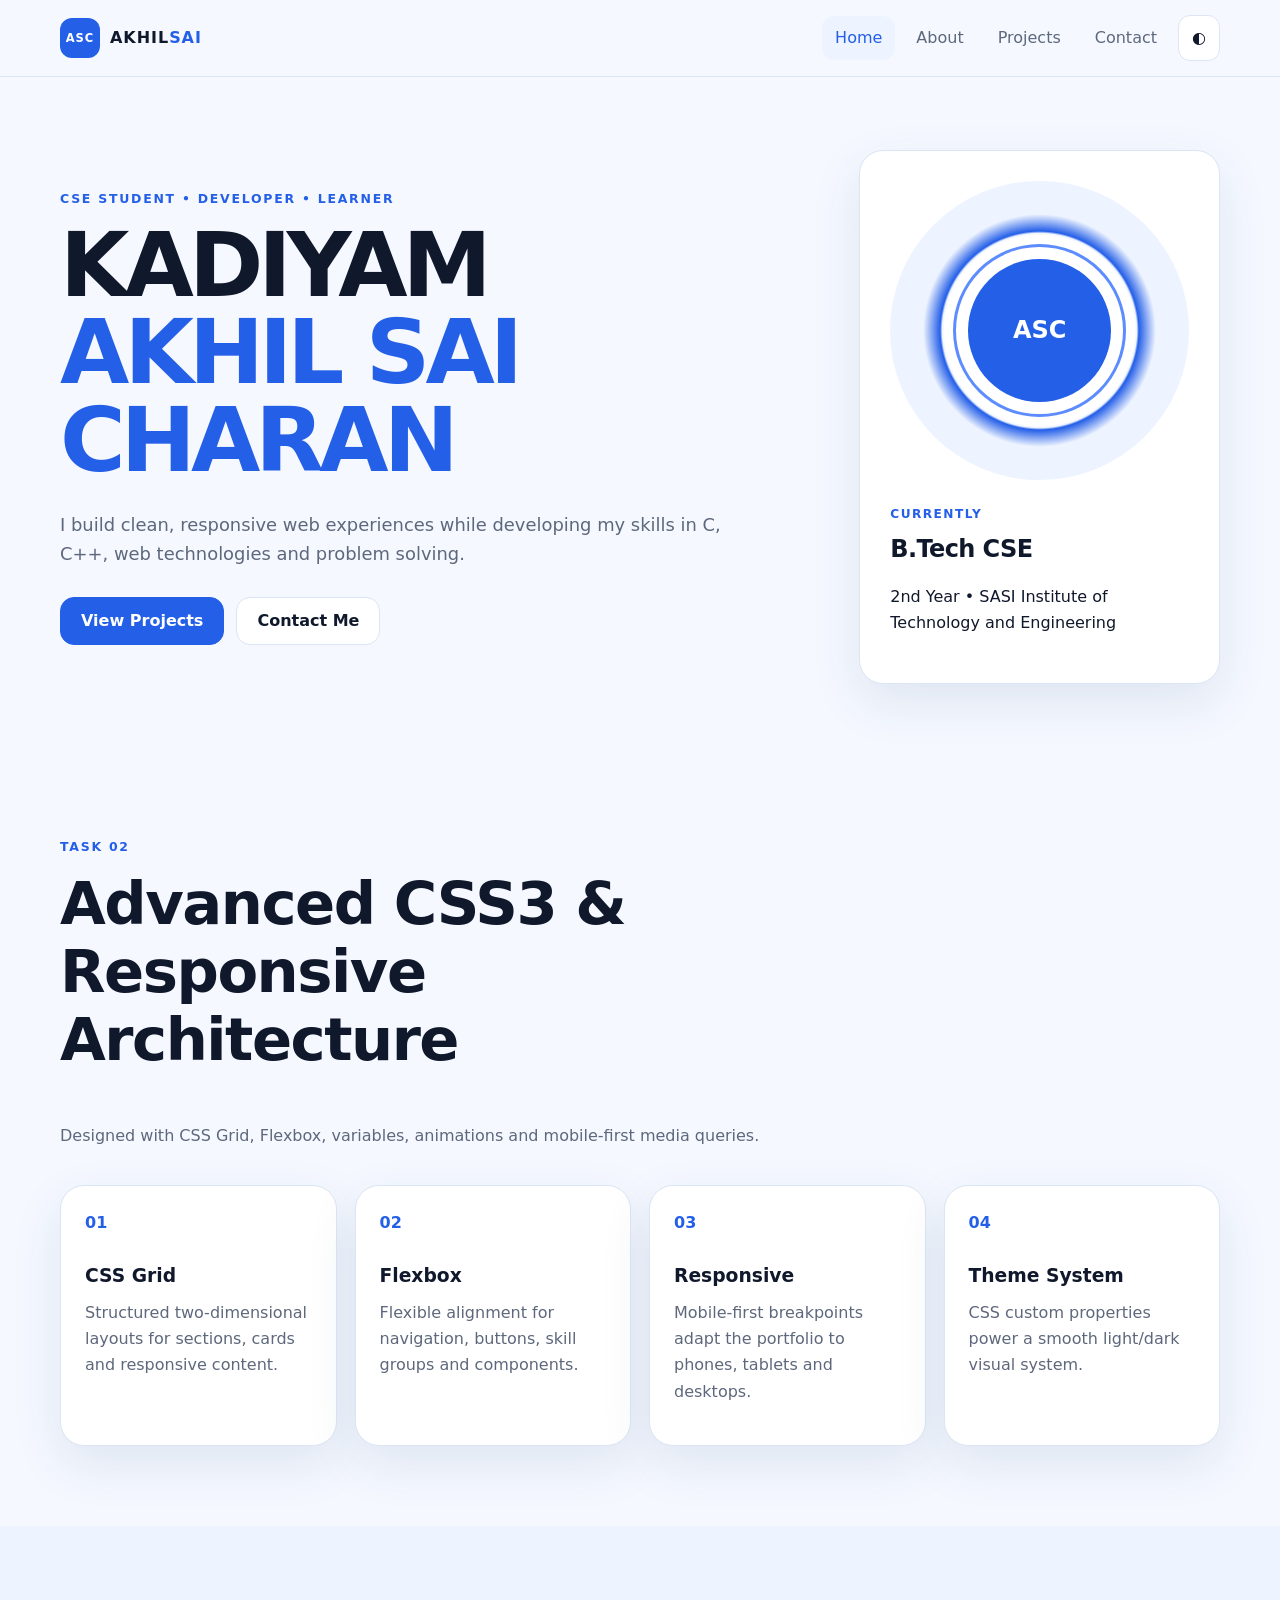
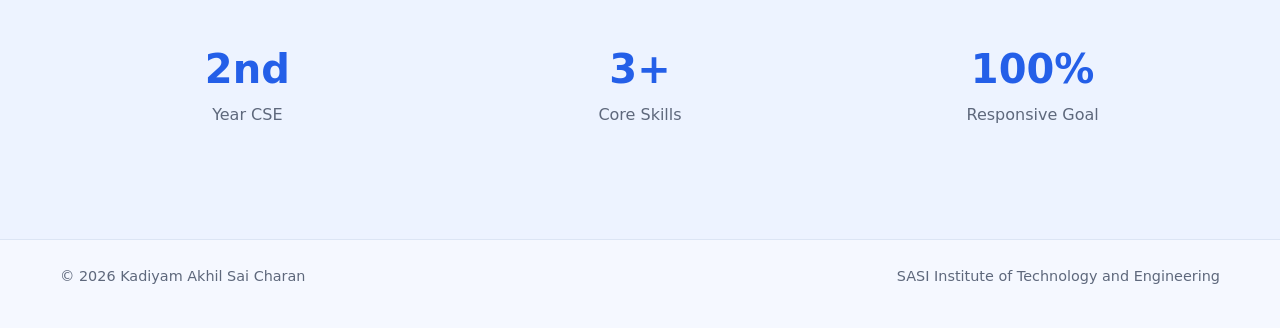
<file: index.html>
<!DOCTYPE html>
<html lang="en">
<head>
  <meta charset="UTF-8">
  <meta name="viewport" content="width=device-width, initial-scale=1.0">
  <meta name="description" content="Kadiyam Akhil Sai Charan - responsive CSE student portfolio">
  <title>Akhil Sai Charan | Portfolio</title>
  <link rel="stylesheet" href="style.css">
</head>
<body>
  <a class="skip-link" href="#main">Skip to content</a>

  <header class="site-header">
    <nav class="nav container" aria-label="Main navigation">
      <a class="brand" href="index.html" aria-label="Akhil Sai Charan home">
        <span class="brand-mark">ASC</span>
        <span>AKHIL<span>SAI</span></span>
      </a>
      <button class="menu-toggle" type="button" aria-expanded="false" aria-controls="nav-links">☰</button>
      <div id="nav-links" class="nav-links">
        <a class="active" href="index.html">Home</a>
        <a href="about.html">About</a>
        <a href="projects.html">Projects</a>
        <a href="contact.html">Contact</a>
        <button id="theme-toggle" class="theme-toggle" type="button" aria-label="Toggle dark mode">◐</button>
      </div>
    </nav>
  </header>

  <main id="main">
    <section class="hero container">
      <div class="hero-copy reveal">
        <p class="eyebrow">CSE STUDENT • DEVELOPER • LEARNER</p>
        <h1>KADIYAM<br><span>AKHIL SAI CHARAN</span></h1>
        <p class="hero-text">
          I build clean, responsive web experiences while developing my skills in
          C, C++, web technologies and problem solving.
        </p>
        <div class="hero-actions">
          <a class="btn primary" href="projects.html">View Projects</a>
          <a class="btn secondary" href="contact.html">Contact Me</a>
        </div>
      </div>

      <div class="hero-card reveal" aria-label="Profile summary">
        <div class="profile-orbit">
          <div class="profile-placeholder">ASC</div>
        </div>
        <div>
          <p class="card-label">CURRENTLY</p>
          <h2>B.Tech CSE</h2>
          <p>2nd Year • SASI Institute of Technology and Engineering</p>
        </div>
      </div>
    </section>

    <section class="section container">
      <div class="section-heading reveal">
        <p class="eyebrow">TASK 02</p>
        <h2>Advanced CSS3 & Responsive Architecture</h2>
        <p>Designed with CSS Grid, Flexbox, variables, animations and mobile-first media queries.</p>
      </div>

      <div class="feature-grid">
        <article class="feature-card reveal"><span>01</span><h3>CSS Grid</h3><p>Structured two-dimensional layouts for sections, cards and responsive content.</p></article>
        <article class="feature-card reveal"><span>02</span><h3>Flexbox</h3><p>Flexible alignment for navigation, buttons, skill groups and components.</p></article>
        <article class="feature-card reveal"><span>03</span><h3>Responsive</h3><p>Mobile-first breakpoints adapt the portfolio to phones, tablets and desktops.</p></article>
        <article class="feature-card reveal"><span>04</span><h3>Theme System</h3><p>CSS custom properties power a smooth light/dark visual system.</p></article>
      </div>
    </section>

    <section class="section alt">
      <div class="container stats-grid">
        <div class="stat reveal"><strong>2nd</strong><span>Year CSE</span></div>
        <div class="stat reveal"><strong>3+</strong><span>Core Skills</span></div>
        <div class="stat reveal"><strong>100%</strong><span>Responsive Goal</span></div>
      </div>
    </section>
  </main>

  <footer class="footer">
    <div class="container footer-inner">
      <p>© <span id="year"></span> Kadiyam Akhil Sai Charan</p>
      <p>SASI Institute of Technology and Engineering</p>
    </div>
  </footer>

  <script src="script.js"></script>
</body>
</html>
</file>
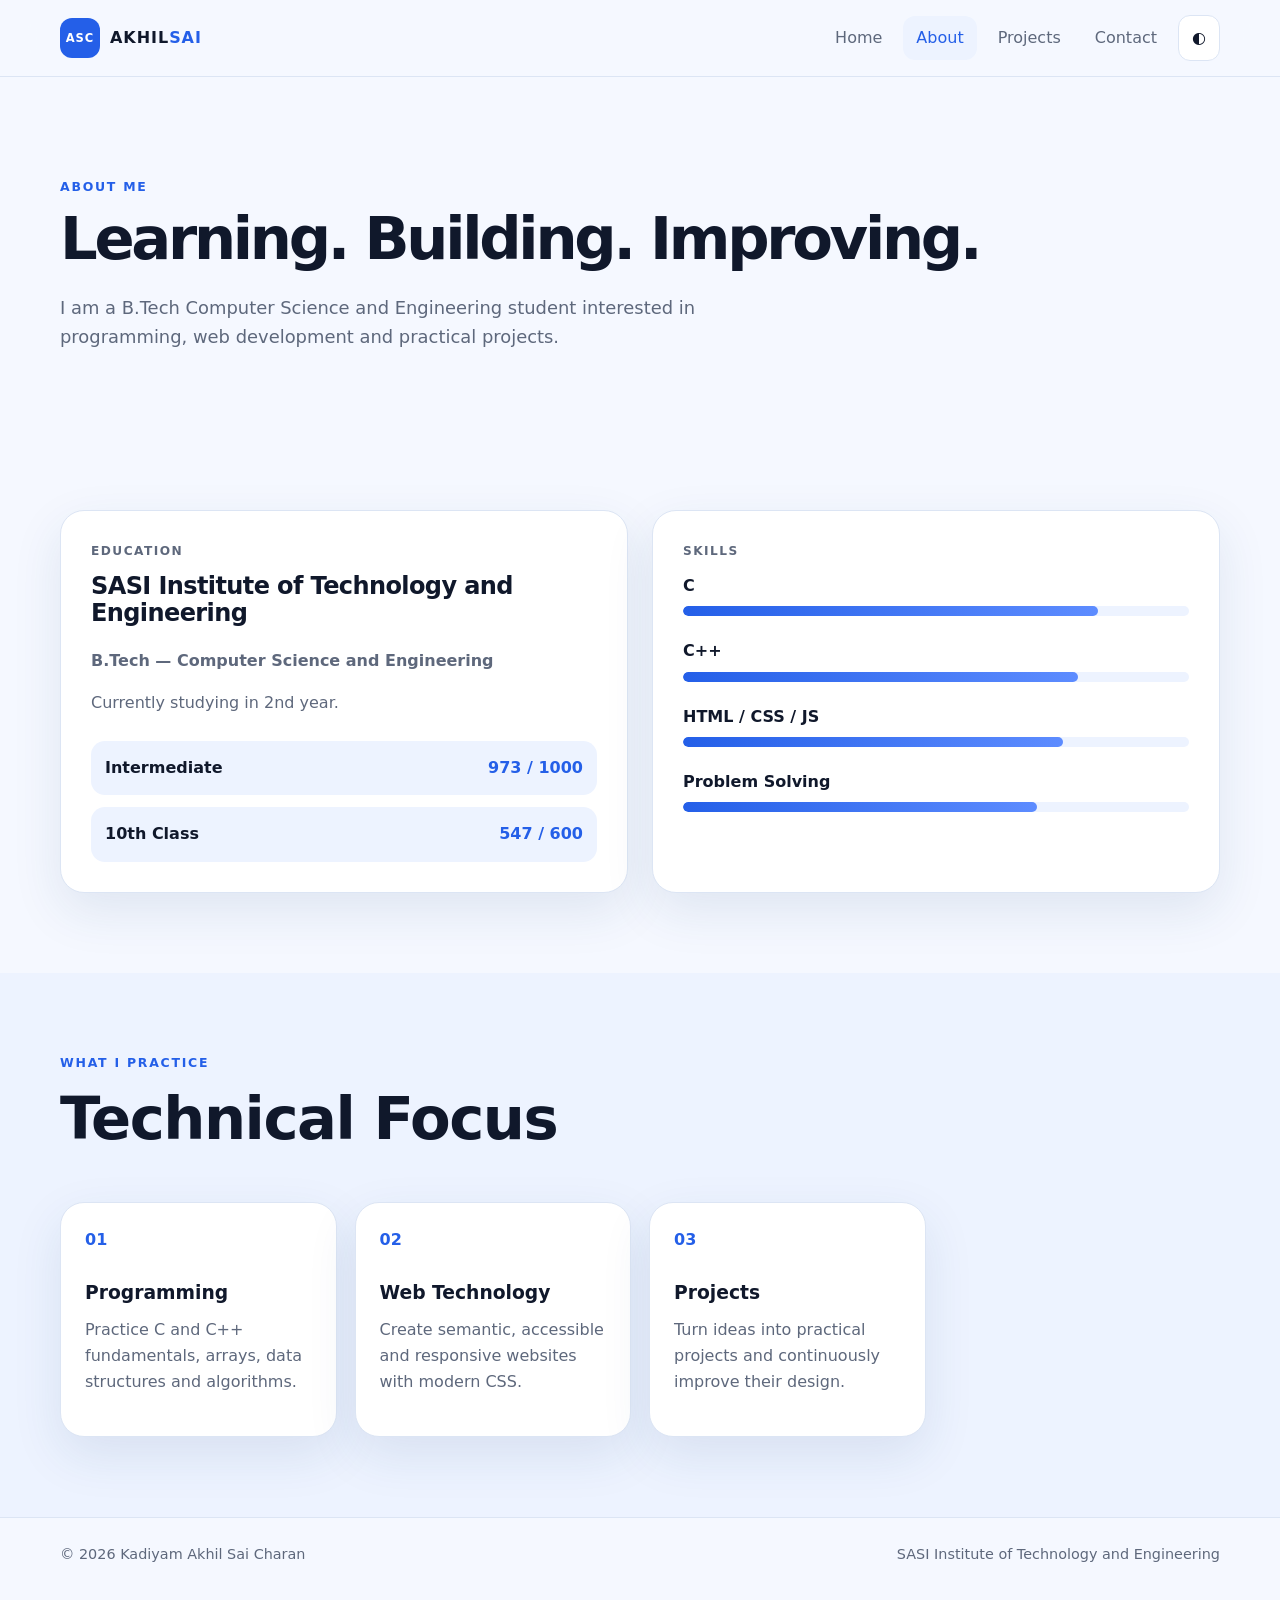
<file: about.html>
<!DOCTYPE html>
<html lang="en">
<head>
  <meta charset="UTF-8">
  <meta name="viewport" content="width=device-width, initial-scale=1.0">
  <meta name="description" content="About Kadiyam Akhil Sai Charan">
  <title>About | Akhil Sai Charan</title>
  <link rel="stylesheet" href="style.css">
</head>
<body>
  <a class="skip-link" href="#main">Skip to content</a>
  <header class="site-header">
    <nav class="nav container" aria-label="Main navigation">
      <a class="brand" href="index.html"><span class="brand-mark">ASC</span><span>AKHIL<span>SAI</span></span></a>
      <button class="menu-toggle" type="button" aria-expanded="false" aria-controls="nav-links">☰</button>
      <div id="nav-links" class="nav-links">
        <a href="index.html">Home</a><a class="active" href="about.html">About</a><a href="projects.html">Projects</a><a href="contact.html">Contact</a>
        <button id="theme-toggle" class="theme-toggle" type="button" aria-label="Toggle dark mode">◐</button>
      </div>
    </nav>
  </header>

  <main id="main">
    <section class="page-hero container reveal">
      <p class="eyebrow">ABOUT ME</p>
      <h1>Learning. Building. Improving.</h1>
      <p>I am a B.Tech Computer Science and Engineering student interested in programming, web development and practical projects.</p>
    </section>

    <section class="section container two-column">
      <article class="panel reveal">
        <p class="card-label">EDUCATION</p>
        <h2>SASI Institute of Technology and Engineering</h2>
        <p><strong>B.Tech — Computer Science and Engineering</strong></p>
        <p>Currently studying in 2nd year.</p>
        <div class="timeline">
          <div><strong>Intermediate</strong><span>973 / 1000</span></div>
          <div><strong>10th Class</strong><span>547 / 600</span></div>
        </div>
      </article>

      <article class="panel reveal">
        <p class="card-label">SKILLS</p>
        <div class="skill-list">
          <div class="skill"><span>C</span><div><i style="--value:82%"></i></div></div>
          <div class="skill"><span>C++</span><div><i style="--value:78%"></i></div></div>
          <div class="skill"><span>HTML / CSS / JS</span><div><i style="--value:75%"></i></div></div>
          <div class="skill"><span>Problem Solving</span><div><i style="--value:70%"></i></div></div>
        </div>
      </article>
    </section>

    <section class="section alt">
      <div class="container">
        <div class="section-heading reveal"><p class="eyebrow">WHAT I PRACTICE</p><h2>Technical Focus</h2></div>
        <div class="feature-grid">
          <article class="feature-card reveal"><span>01</span><h3>Programming</h3><p>Practice C and C++ fundamentals, arrays, data structures and algorithms.</p></article>
          <article class="feature-card reveal"><span>02</span><h3>Web Technology</h3><p>Create semantic, accessible and responsive websites with modern CSS.</p></article>
          <article class="feature-card reveal"><span>03</span><h3>Projects</h3><p>Turn ideas into practical projects and continuously improve their design.</p></article>
        </div>
      </div>
    </section>
  </main>

  <footer class="footer"><div class="container footer-inner"><p>© <span id="year"></span> Kadiyam Akhil Sai Charan</p><p>SASI Institute of Technology and Engineering</p></div></footer>
  <script src="script.js"></script>
</body>
</html>
</file>
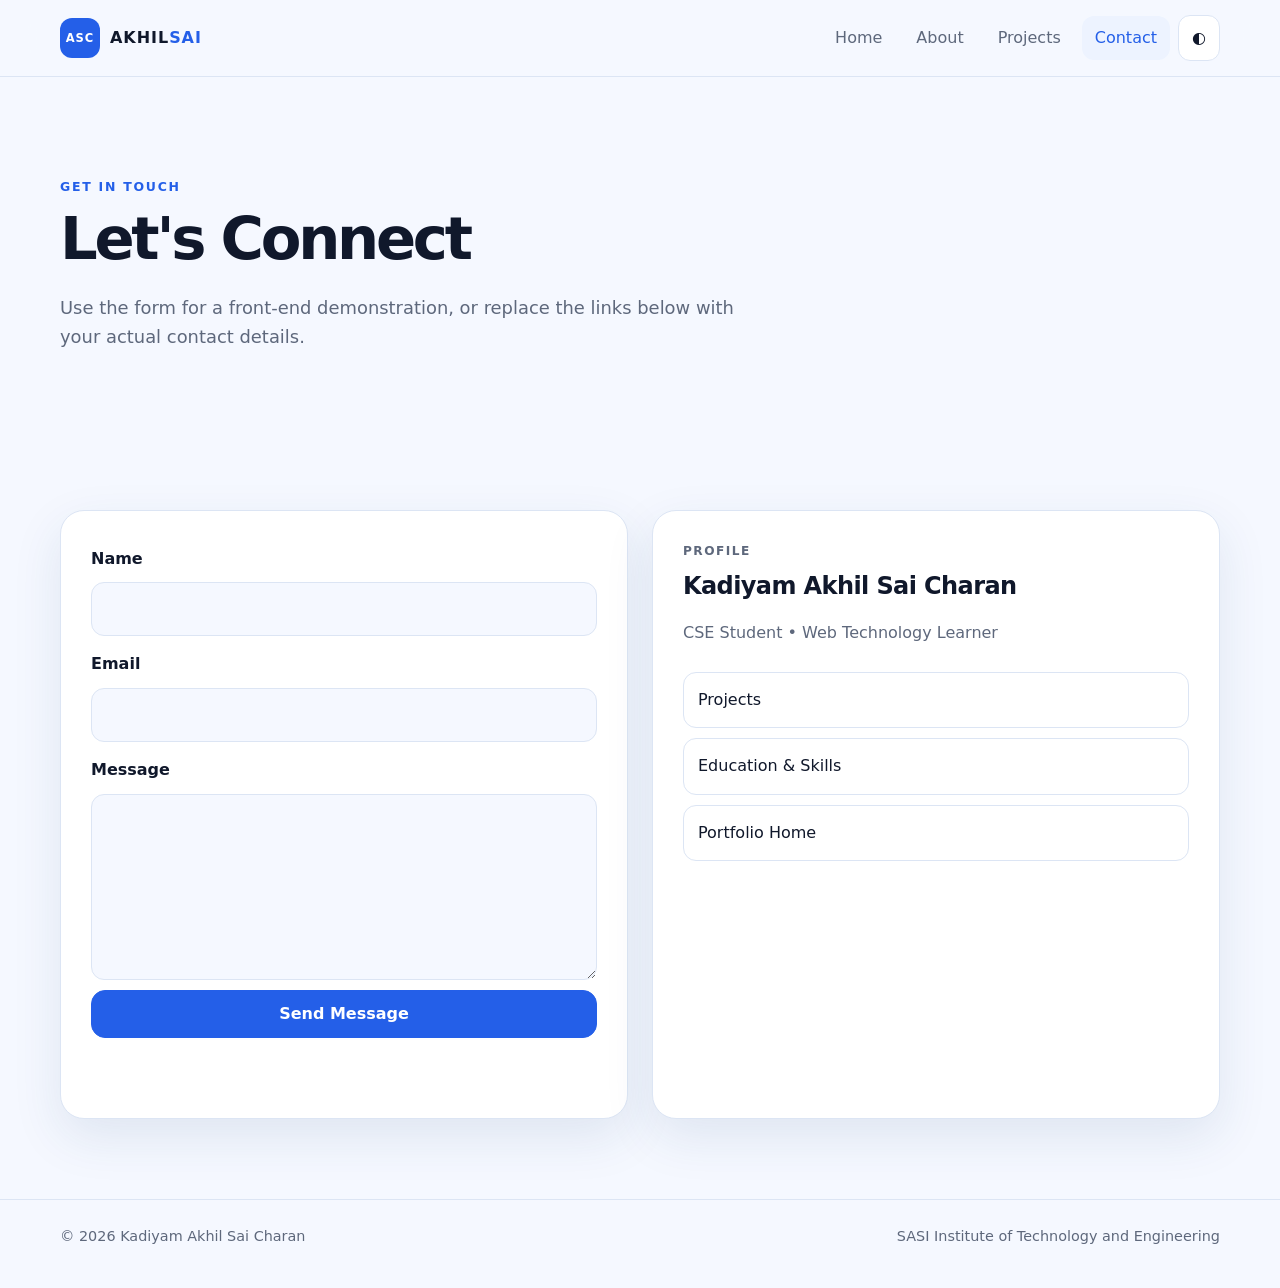
<file: contact.html>
<!DOCTYPE html>
<html lang="en">
<head>
  <meta charset="UTF-8">
  <meta name="viewport" content="width=device-width, initial-scale=1.0">
  <meta name="description" content="Contact Kadiyam Akhil Sai Charan">
  <title>Contact | Akhil Sai Charan</title>
  <link rel="stylesheet" href="style.css">
</head>
<body>
  <a class="skip-link" href="#main">Skip to content</a>
  <header class="site-header">
    <nav class="nav container" aria-label="Main navigation">
      <a class="brand" href="index.html"><span class="brand-mark">ASC</span><span>AKHIL<span>SAI</span></span></a>
      <button class="menu-toggle" type="button" aria-expanded="false" aria-controls="nav-links">☰</button>
      <div id="nav-links" class="nav-links">
        <a href="index.html">Home</a><a href="about.html">About</a><a href="projects.html">Projects</a><a class="active" href="contact.html">Contact</a>
        <button id="theme-toggle" class="theme-toggle" type="button" aria-label="Toggle dark mode">◐</button>
      </div>
    </nav>
  </header>

  <main id="main">
    <section class="page-hero container reveal">
      <p class="eyebrow">GET IN TOUCH</p>
      <h1>Let's Connect</h1>
      <p>Use the form for a front-end demonstration, or replace the links below with your actual contact details.</p>
    </section>

    <section class="section container contact-grid">
      <form class="contact-form panel reveal" id="contact-form">
        <label for="name">Name</label>
        <input id="name" name="name" type="text" autocomplete="name" required>
        <label for="email">Email</label>
        <input id="email" name="email" type="email" autocomplete="email" required>
        <label for="message">Message</label>
        <textarea id="message" name="message" rows="6" required></textarea>
        <button class="btn primary" type="submit">Send Message</button>
        <p id="form-status" class="form-status" role="status"></p>
      </form>

      <aside class="panel reveal">
        <p class="card-label">PROFILE</p>
        <h2>Kadiyam Akhil Sai Charan</h2>
        <p>CSE Student • Web Technology Learner</p>
        <div class="contact-list">
          <a href="projects.html">Projects</a>
          <a href="about.html">Education & Skills</a>
          <a href="index.html">Portfolio Home</a>
        </div>
      </aside>
    </section>
  </main>

  <footer class="footer"><div class="container footer-inner"><p>© <span id="year"></span> Kadiyam Akhil Sai Charan</p><p>SASI Institute of Technology and Engineering</p></div></footer>
  <script src="script.js"></script>
</body>
</html>
</file>
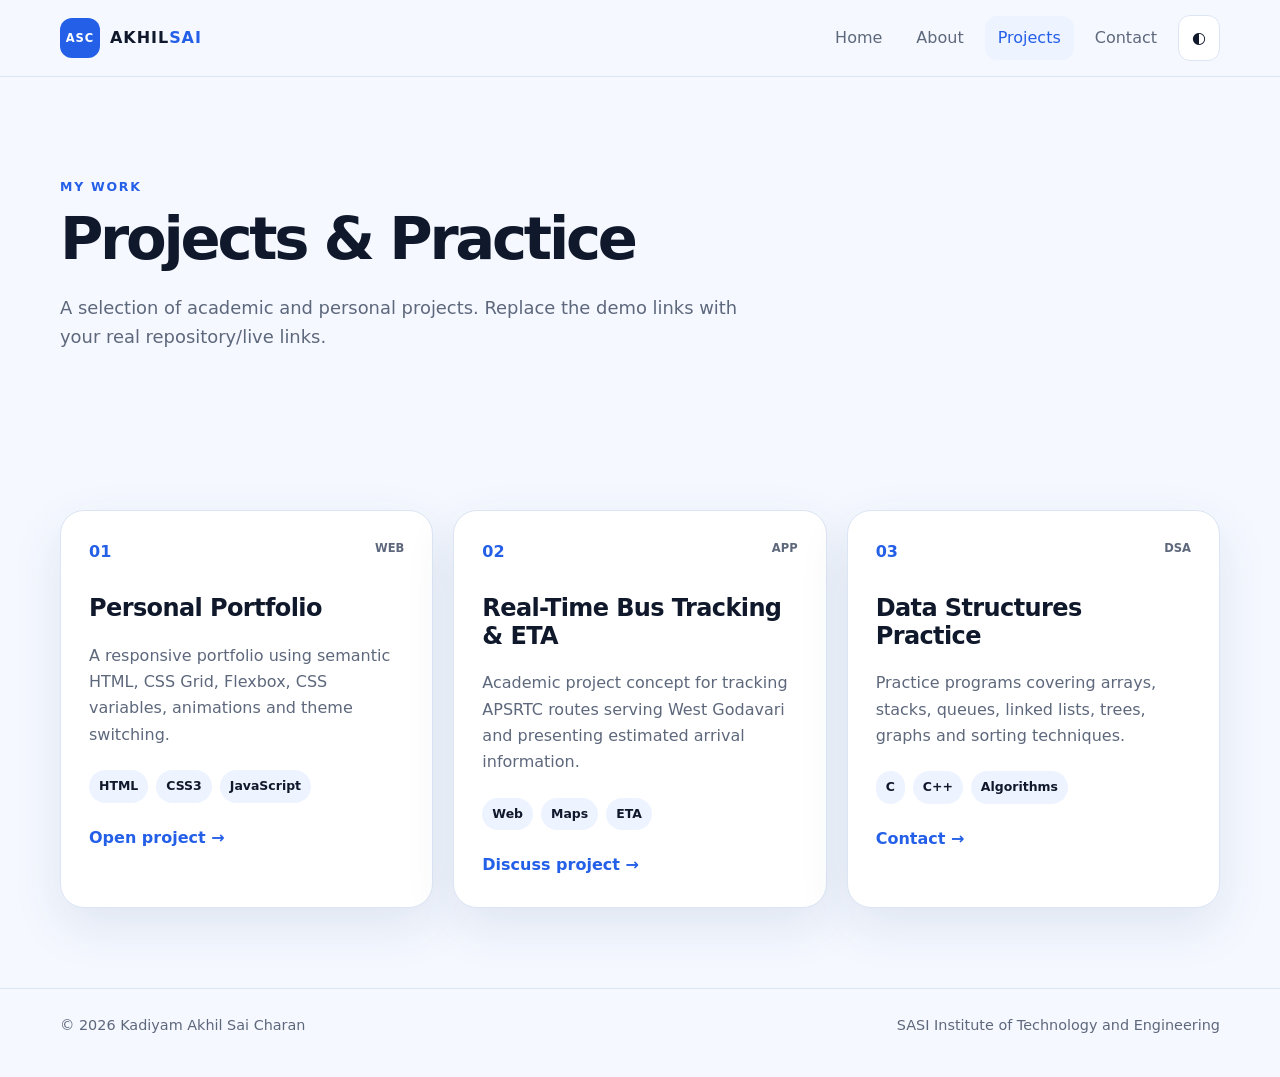
<file: projects.html>
<!DOCTYPE html>
<html lang="en">
<head>
  <meta charset="UTF-8">
  <meta name="viewport" content="width=device-width, initial-scale=1.0">
  <meta name="description" content="Projects by Kadiyam Akhil Sai Charan">
  <title>Projects | Akhil Sai Charan</title>
  <link rel="stylesheet" href="style.css">
</head>
<body>
  <a class="skip-link" href="#main">Skip to content</a>
  <header class="site-header">
    <nav class="nav container" aria-label="Main navigation">
      <a class="brand" href="index.html"><span class="brand-mark">ASC</span><span>AKHIL<span>SAI</span></span></a>
      <button class="menu-toggle" type="button" aria-expanded="false" aria-controls="nav-links">☰</button>
      <div id="nav-links" class="nav-links">
        <a href="index.html">Home</a><a href="about.html">About</a><a class="active" href="projects.html">Projects</a><a href="contact.html">Contact</a>
        <button id="theme-toggle" class="theme-toggle" type="button" aria-label="Toggle dark mode">◐</button>
      </div>
    </nav>
  </header>

  <main id="main">
    <section class="page-hero container reveal">
      <p class="eyebrow">MY WORK</p>
      <h1>Projects & Practice</h1>
      <p>A selection of academic and personal projects. Replace the demo links with your real repository/live links.</p>
    </section>

    <section class="section container">
      <div class="project-grid">
        <article class="project-card reveal">
          <div class="project-top"><span>01</span><b>WEB</b></div>
          <h2>Personal Portfolio</h2>
          <p>A responsive portfolio using semantic HTML, CSS Grid, Flexbox, CSS variables, animations and theme switching.</p>
          <div class="tags"><span>HTML</span><span>CSS3</span><span>JavaScript</span></div>
          <a class="text-link" href="index.html">Open project →</a>
        </article>

        <article class="project-card reveal">
          <div class="project-top"><span>02</span><b>APP</b></div>
          <h2>Real-Time Bus Tracking & ETA</h2>
          <p>Academic project concept for tracking APSRTC routes serving West Godavari and presenting estimated arrival information.</p>
          <div class="tags"><span>Web</span><span>Maps</span><span>ETA</span></div>
          <a class="text-link" href="contact.html">Discuss project →</a>
        </article>

        <article class="project-card reveal">
          <div class="project-top"><span>03</span><b>DSA</b></div>
          <h2>Data Structures Practice</h2>
          <p>Practice programs covering arrays, stacks, queues, linked lists, trees, graphs and sorting techniques.</p>
          <div class="tags"><span>C</span><span>C++</span><span>Algorithms</span></div>
          <a class="text-link" href="contact.html">Contact →</a>
        </article>
      </div>
    </section>
  </main>

  <footer class="footer"><div class="container footer-inner"><p>© <span id="year"></span> Kadiyam Akhil Sai Charan</p><p>SASI Institute of Technology and Engineering</p></div></footer>
  <script src="script.js"></script>
</body>
</html>
</file>
<file: style.css>
:root {
  --bg: #f5f8ff;
  --surface: #ffffff;
  --surface-2: #edf3ff;
  --text: #10182b;
  --muted: #5e687c;
  --primary: #245fe8;
  --primary-2: #5d8cff;
  --border: #dce5f4;
  --shadow: 0 18px 50px rgba(30, 64, 120, .10);
  --radius: 24px;
  --max: 1160px;
  --ease: cubic-bezier(.2,.8,.2,1);
}

[data-theme="dark"] {
  --bg: #09101f;
  --surface: #101a2d;
  --surface-2: #14213a;
  --text: #f1f5ff;
  --muted: #aeb9ce;
  --primary: #6f99ff;
  --primary-2: #8aaeff;
  --border: #263653;
  --shadow: 0 18px 50px rgba(0,0,0,.28);
}

* { box-sizing: border-box; }
html { scroll-behavior: smooth; }
body {
  margin: 0;
  font-family: Inter, ui-sans-serif, system-ui, -apple-system, "Segoe UI", sans-serif;
  background: var(--bg);
  color: var(--text);
  line-height: 1.65;
  transition: background .3s var(--ease), color .3s var(--ease);
}
a { color: inherit; text-decoration: none; }
button, input, textarea { font: inherit; }
.container { width: min(calc(100% - 32px), var(--max)); margin-inline: auto; }

.skip-link {
  position: fixed; left: 16px; top: -100px; z-index: 100;
  padding: 10px 14px; background: var(--primary); color: white; border-radius: 10px;
}
.skip-link:focus { top: 16px; }

.site-header {
  position: sticky; top: 0; z-index: 50;
  background: color-mix(in srgb, var(--bg) 86%, transparent);
  backdrop-filter: blur(18px);
  border-bottom: 1px solid var(--border);
}
.nav { min-height: 76px; display: flex; align-items: center; justify-content: space-between; gap: 20px; }
.brand { display: flex; align-items: center; gap: 10px; font-weight: 900; letter-spacing: .06em; }
.brand > span:last-child > span { color: var(--primary); }
.brand-mark {
  display: grid; place-items: center; width: 40px; height: 40px;
  border-radius: 12px; background: var(--primary); color: white; font-size: .72rem;
}
.nav-links { display: flex; align-items: center; gap: 8px; }
.nav-links a, .theme-toggle {
  padding: 9px 13px; border-radius: 12px; color: var(--muted);
}
.nav-links a:hover, .nav-links a.active { color: var(--primary); background: var(--surface-2); }
.theme-toggle {
  border: 1px solid var(--border); background: var(--surface); cursor: pointer;
  color: var(--text); min-width: 42px;
}
.menu-toggle { display: none; border: 1px solid var(--border); background: var(--surface); color: var(--text); border-radius: 12px; padding: 9px 12px; cursor: pointer; }

.hero {
  min-height: 680px; display: grid; grid-template-columns: 1.35fr .65fr;
  gap: 50px; align-items: center; padding-block: 70px;
}
.eyebrow { color: var(--primary); font-weight: 800; letter-spacing: .14em; font-size: .78rem; margin: 0 0 12px; }
h1, h2, h3, p { margin-top: 0; }
h1 { font-size: clamp(2.7rem, 7vw, 5.8rem); line-height: .98; letter-spacing: -.055em; margin-bottom: 25px; }
h1 span { color: var(--primary); }
h2 { line-height: 1.15; letter-spacing: -.025em; }
.hero-text, .page-hero > p:last-child { max-width: 680px; color: var(--muted); font-size: 1.12rem; }
.hero-actions { display: flex; flex-wrap: wrap; gap: 12px; margin-top: 28px; }
.btn {
  display: inline-flex; align-items: center; justify-content: center; min-height: 48px;
  padding: 0 20px; border-radius: 14px; border: 1px solid var(--border);
  font-weight: 800; cursor: pointer; transition: transform .2s, box-shadow .2s, background .2s;
}
.btn:hover { transform: translateY(-3px); box-shadow: var(--shadow); }
.btn.primary { background: var(--primary); color: white; border-color: var(--primary); }
.btn.secondary { background: var(--surface); }

.hero-card, .panel, .feature-card, .project-card {
  background: var(--surface); border: 1px solid var(--border); border-radius: var(--radius); box-shadow: var(--shadow);
}
.hero-card { padding: 30px; display: grid; gap: 24px; }
.profile-orbit { aspect-ratio: 1; display: grid; place-items: center; border-radius: 50%; background: radial-gradient(circle, var(--surface) 45%, var(--surface-2) 46%, var(--primary) 47%, var(--surface-2) 55%); }
.profile-placeholder { width: 48%; aspect-ratio: 1; display: grid; place-items: center; border-radius: 50%; background: var(--primary); color: white; font-size: 1.5rem; font-weight: 900; box-shadow: 0 0 0 12px var(--surface), 0 0 0 15px var(--primary-2); }
.card-label { color: var(--primary); font-size: .76rem; font-weight: 900; letter-spacing: .12em; }

.section { padding-block: 80px; }
.alt { background: var(--surface-2); }
.section-heading { max-width: 760px; margin-bottom: 36px; }
.section-heading h2, .page-hero h1 { font-size: clamp(2rem, 5vw, 3.7rem); }
.section-heading p:last-child { color: var(--muted); }

.feature-grid { display: grid; grid-template-columns: repeat(4, 1fr); gap: 18px; }
.feature-card { padding: 24px; transition: transform .25s var(--ease); }
.feature-card:hover, .project-card:hover { transform: translateY(-7px); }
.feature-card span, .project-top span { color: var(--primary); font-weight: 900; }
.feature-card h3 { margin: 24px 0 8px; }
.feature-card p, .project-card p, .panel p { color: var(--muted); }

.stats-grid { display: grid; grid-template-columns: repeat(3, 1fr); gap: 18px; }
.stat { text-align: center; padding: 30px; }
.stat strong { display: block; font-size: 2.5rem; color: var(--primary); }
.stat span { color: var(--muted); }

.page-hero { padding-block: 100px 60px; }
.two-column, .contact-grid { display: grid; grid-template-columns: 1fr 1fr; gap: 24px; }
.panel { padding: 30px; }
.timeline { display: grid; gap: 12px; margin-top: 24px; }
.timeline div { display: flex; justify-content: space-between; gap: 20px; padding: 14px; background: var(--surface-2); border-radius: 14px; }
.timeline span { color: var(--primary); font-weight: 800; }
.skill-list { display: grid; gap: 22px; }
.skill > span { display: block; font-weight: 700; margin-bottom: 7px; }
.skill > div { height: 10px; background: var(--surface-2); border-radius: 99px; overflow: hidden; }
.skill i { display: block; width: var(--value); height: 100%; background: linear-gradient(90deg, var(--primary), var(--primary-2)); border-radius: inherit; }

.project-grid { display: grid; grid-template-columns: repeat(3, 1fr); gap: 20px; }
.project-card { padding: 28px; transition: transform .25s var(--ease); }
.project-top { display: flex; justify-content: space-between; margin-bottom: 30px; }
.project-top b { font-size: .72rem; color: var(--muted); }
.tags { display: flex; flex-wrap: wrap; gap: 8px; margin: 22px 0; }
.tags span { background: var(--surface-2); padding: 6px 10px; border-radius: 99px; font-size: .78rem; font-weight: 700; }
.text-link { color: var(--primary); font-weight: 800; }

.contact-form { display: grid; gap: 10px; }
.contact-form label { font-weight: 800; margin-top: 5px; }
.contact-form input, .contact-form textarea {
  width: 100%; padding: 13px 15px; border-radius: 13px; border: 1px solid var(--border);
  background: var(--bg); color: var(--text); outline: none; resize: vertical;
}
.contact-form input:focus, .contact-form textarea:focus { border-color: var(--primary); box-shadow: 0 0 0 3px color-mix(in srgb, var(--primary) 18%, transparent); }
.form-status { min-height: 24px; color: var(--primary) !important; font-weight: 700; }
.contact-list { display: grid; gap: 10px; margin-top: 25px; }
.contact-list a { padding: 14px; border: 1px solid var(--border); border-radius: 13px; }
.contact-list a:hover { border-color: var(--primary); }

.footer { border-top: 1px solid var(--border); padding: 25px 0; }
.footer-inner { display: flex; justify-content: space-between; gap: 20px; color: var(--muted); font-size: .9rem; }

.reveal { opacity: 0; transform: translateY(18px); transition: opacity .7s var(--ease), transform .7s var(--ease); }
.reveal.visible { opacity: 1; transform: translateY(0); }

@media (max-width: 900px) {
  .hero { grid-template-columns: 1fr; min-height: auto; }
  .feature-grid { grid-template-columns: repeat(2, 1fr); }
  .project-grid { grid-template-columns: 1fr 1fr; }
}
@media (max-width: 680px) {
  .container { width: min(calc(100% - 24px), var(--max)); }
  .nav { min-height: 68px; }
  .menu-toggle { display: block; }
  .nav-links {
    display: none; position: absolute; left: 12px; right: 12px; top: 74px;
    flex-direction: column; align-items: stretch; padding: 12px;
    background: var(--surface); border: 1px solid var(--border); border-radius: 18px; box-shadow: var(--shadow);
  }
  .nav-links.open { display: flex; }
  .nav-links a, .theme-toggle { text-align: center; }
  .hero { padding-block: 55px; gap: 30px; }
  h1 { font-size: clamp(2.5rem, 15vw, 4rem); }
  .feature-grid, .stats-grid, .two-column, .contact-grid, .project-grid { grid-template-columns: 1fr; }
  .page-hero { padding-block: 70px 35px; }
  .section { padding-block: 55px; }
  .footer-inner { flex-direction: column; gap: 5px; }
}

@media (prefers-reduced-motion: reduce) {
  html { scroll-behavior: auto; }
  *, *::before, *::after { animation-duration: .01ms !important; transition-duration: .01ms !important; }
  .reveal { opacity: 1; transform: none; }
}
</file>
